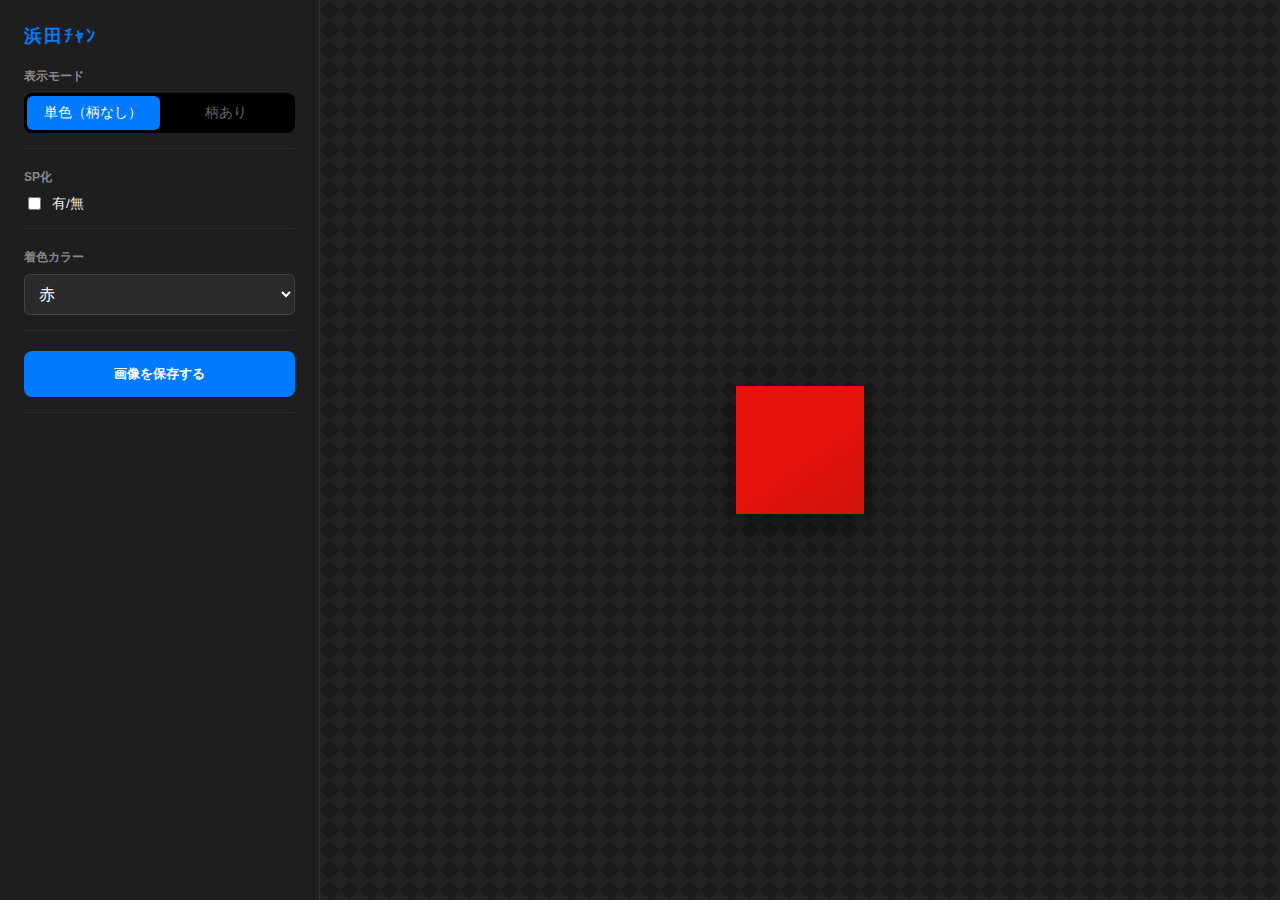
<file: index.html>
<!DOCTYPE html>
<html lang="ja">
<head>
    <meta charset="UTF-8">
    <meta name="viewport" content="width=device-width, initial-scale=1.0">
    <title>色シミュレーション</title>
    <link rel="stylesheet" href="style.css">
</head>
<body>

<div class="sidebar">
    <h1>浜田ﾁｬﾝ</h1>

    <!-- 1. モード切り替え -->
    <div class="section">
        <label>表示モード</label>
        <div class="mode-switch" id="modeSwitch">
            <button id="modeMono" class="active">単色（柄なし）</button>
            <button id="modePattern">柄あり</button>
        </div>
    </div>

    <div id="monoOnlySettings">
        <div class="section">
            <label>SP化</label>
            <div class="checkbox-group">
                <input type="checkbox" id="spEnable"> <span>有/無</span>
            </div>
            <select id="spImageSelect" class="hidden"></select>
        </div>
    </div>

    <div id="patternOnlySettings" class="hidden">
        <div class="section">
            <label>柄の選択</label>
            <select id="patternImageSelect"></select>
        </div>
    </div>

    <div class="section">
        <label id="c1Label">着色カラー</label>
        <select id="color1Select" class="color-select"></select>
    </div>

    <div id="color2Group" class="section hidden">
        <div class="label-with-btn">
            <label>色2 (黒部分)</label>
            <button class="swap-btn" id="swapBtn" title="色を入れ替える">⇄</button>
        </div>
        <select id="color2Select" class="color-select"></select>
    </div>

    <div class="section">
        <button class="btn-primary" id="downloadBtn">画像を保存する</button>
    </div>
</div>

<div class="main-view">
    <div class="canvas-wrapper">
        <canvas id="mainCanvas"></canvas>
    </div>
</div>

<script src="script.js"></script>
</body>
</html>
</file>
<file: style.css>
:root {
    --bg-color: #121212;
    --panel-color: #1e1e1e;
    --accent-color: #007aff;
    --text-color: #efefef;
    --border-color: #333;
}

* {
    box-sizing: border-box;
}

body {
    font-family: -apple-system, BlinkMacSystemFont, "Segoe UI", Roboto, sans-serif;
    background-color: var(--bg-color);
    color: var(--text-color);
    margin: 0;
    padding: 0;
    display: flex;
    height: 100vh;
    overflow: hidden;
}

.sidebar {
    width: 320px;
    min-width: 320px;
    background-color: var(--panel-color);
    padding: 24px;
    border-right: 1px solid var(--border-color);
    display: flex;
    flex-direction: column;
    gap: 20px;
    overflow-y: auto;
}

h1 { font-size: 1.1rem; letter-spacing: 2px; margin: 0; color: var(--accent-color); }

.section {
    display: flex;
    flex-direction: column;
    gap: 8px;
    padding-bottom: 15px;
    border-bottom: 1px solid #2a2a2a;
}

label { font-size: 0.75rem; text-transform: uppercase; color: #888; font-weight: bold; }

select {
    width: 100%;
    padding: 10px;
    background: #2a2a2a;
    border: 1px solid #444;
    color: white;
    border-radius: 6px;
    font-size: 16px;
}

.mode-switch {
    display: flex;
    background: #000;
    padding: 3px;
    border-radius: 8px;
}
.mode-switch button {
    flex: 1; border: none; background: none; color: #666;
    padding: 8px; cursor: pointer; border-radius: 6px; font-size: 0.85rem;
}
.mode-switch button.active { background: var(--accent-color); color: white; }

.checkbox-group { display: flex; align-items: center; gap: 8px; font-size: 0.85rem; }
.label-with-btn { display: flex; justify-content: space-between; align-items: center; }
.swap-btn { background: #333; border: 1px solid #444; color: white; cursor: pointer; border-radius: 4px; padding: 2px 8px; }

.main-view {
    flex: 1;
    display: flex;
    align-items: center;
    justify-content: center;
    background-color: #1a1a1a;
    background-image: 
        linear-gradient(45deg, #222 25%, transparent 25%), 
        linear-gradient(-45deg, #222 25%, transparent 25%),
        linear-gradient(45deg, transparent 75%, #222 75%),
        linear-gradient(-45deg, transparent 75%, #222 75%);
    background-size: 20px 20px;
    padding: 20px;
    overflow: hidden;
}

.canvas-wrapper {
    width: 100%;
    height: 100%;
    display: flex;
    align-items: center;
    justify-content: center;
}

canvas {
    max-width: 100%;
    max-height: 100%;
    width: auto !important;
    height: auto !important;
    display: block;
    box-shadow: 0 10px 30px rgba(0,0,0,0.5);
}

.btn-primary {
    background: var(--accent-color); color: white; border: none;
    padding: 14px; border-radius: 8px; font-weight: bold; cursor: pointer;
}

.hidden { display: none; }

@media (max-width: 768px) {
    body {
        flex-direction: column;
        height: auto;
        overflow-y: auto;
    }

    .main-view {
        width: 100%;
        height: 60vw;
        min-height: 300px;
        position: sticky;
        top: 0;
        z-index: 10;
        padding: 10px;
    }

    .sidebar {
        width: 100%;
        min-width: 100%;
        height: auto;
        overflow-y: visible;
        border-right: none;
        border-top: 2px solid var(--border-color);
        padding: 20px;
        background-color: var(--bg-color);
    }

    .canvas-wrapper {
        height: 100%;
    }
}
</file>
